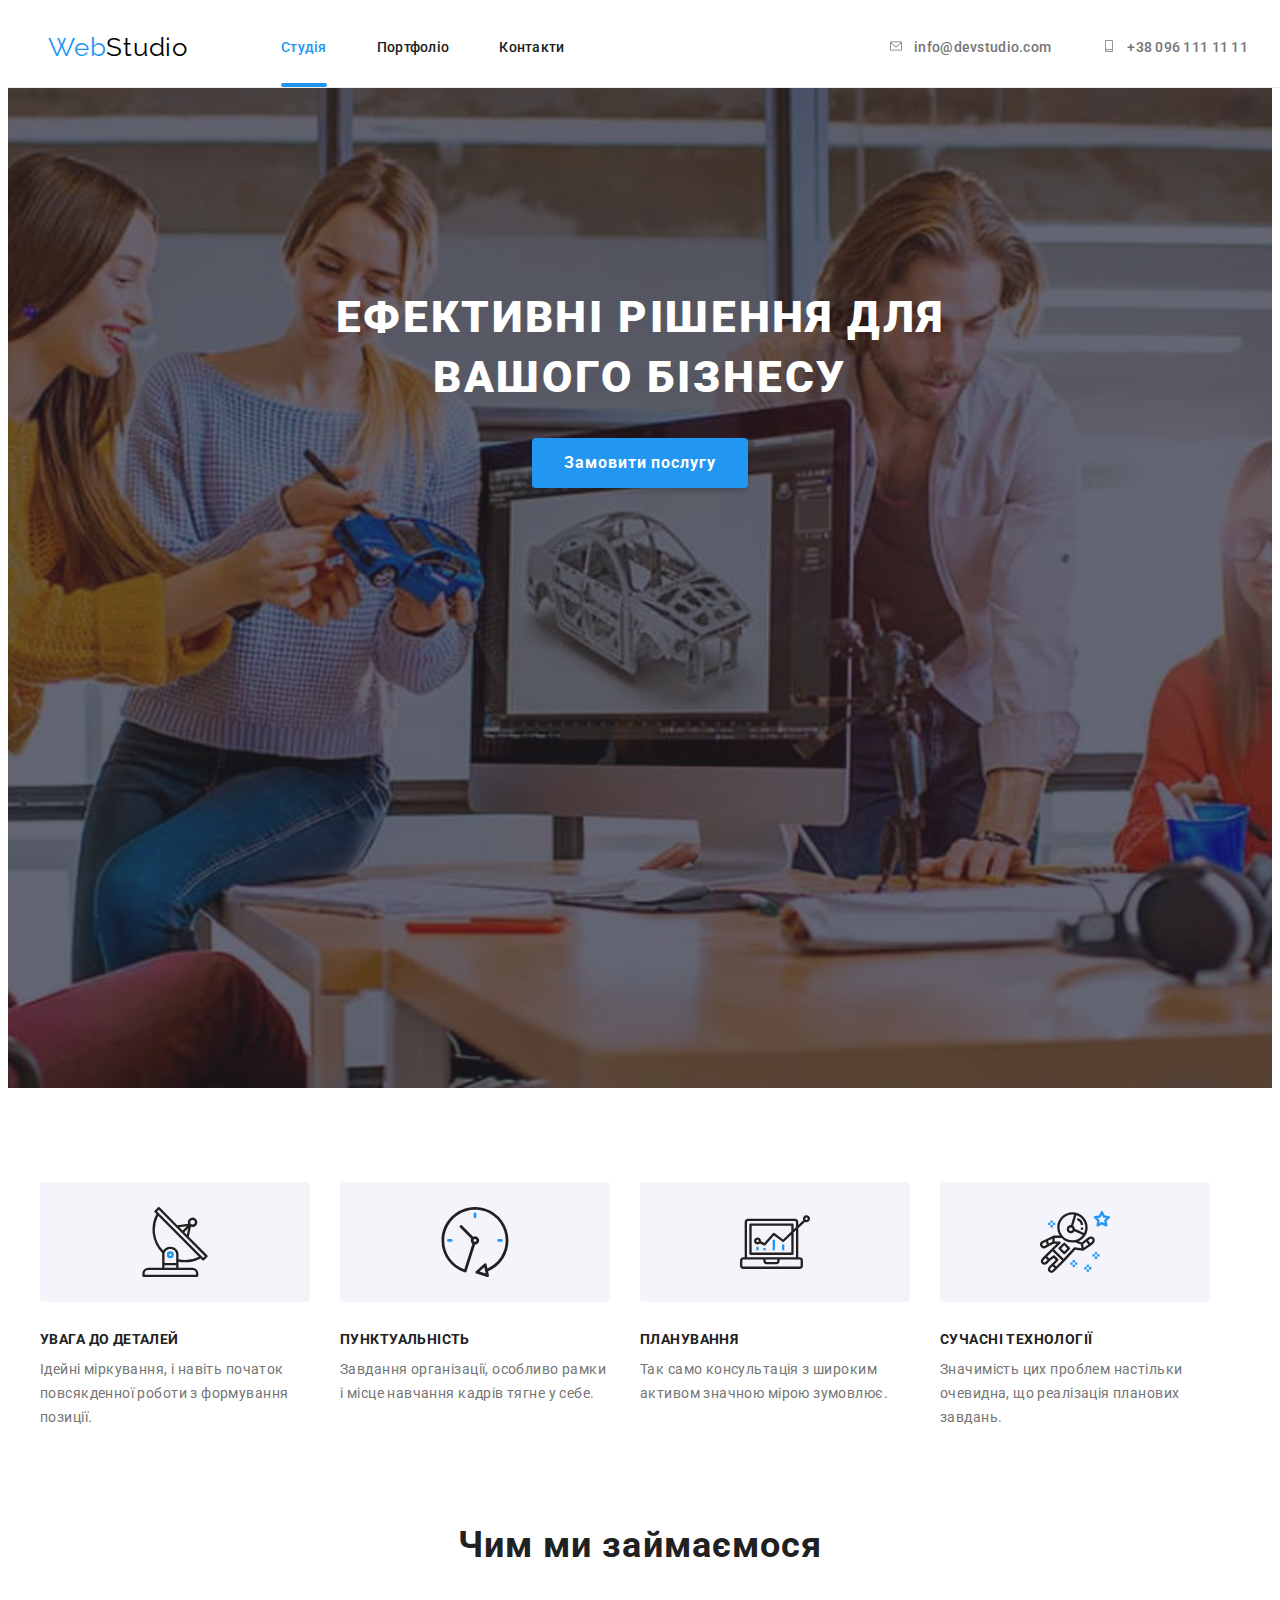
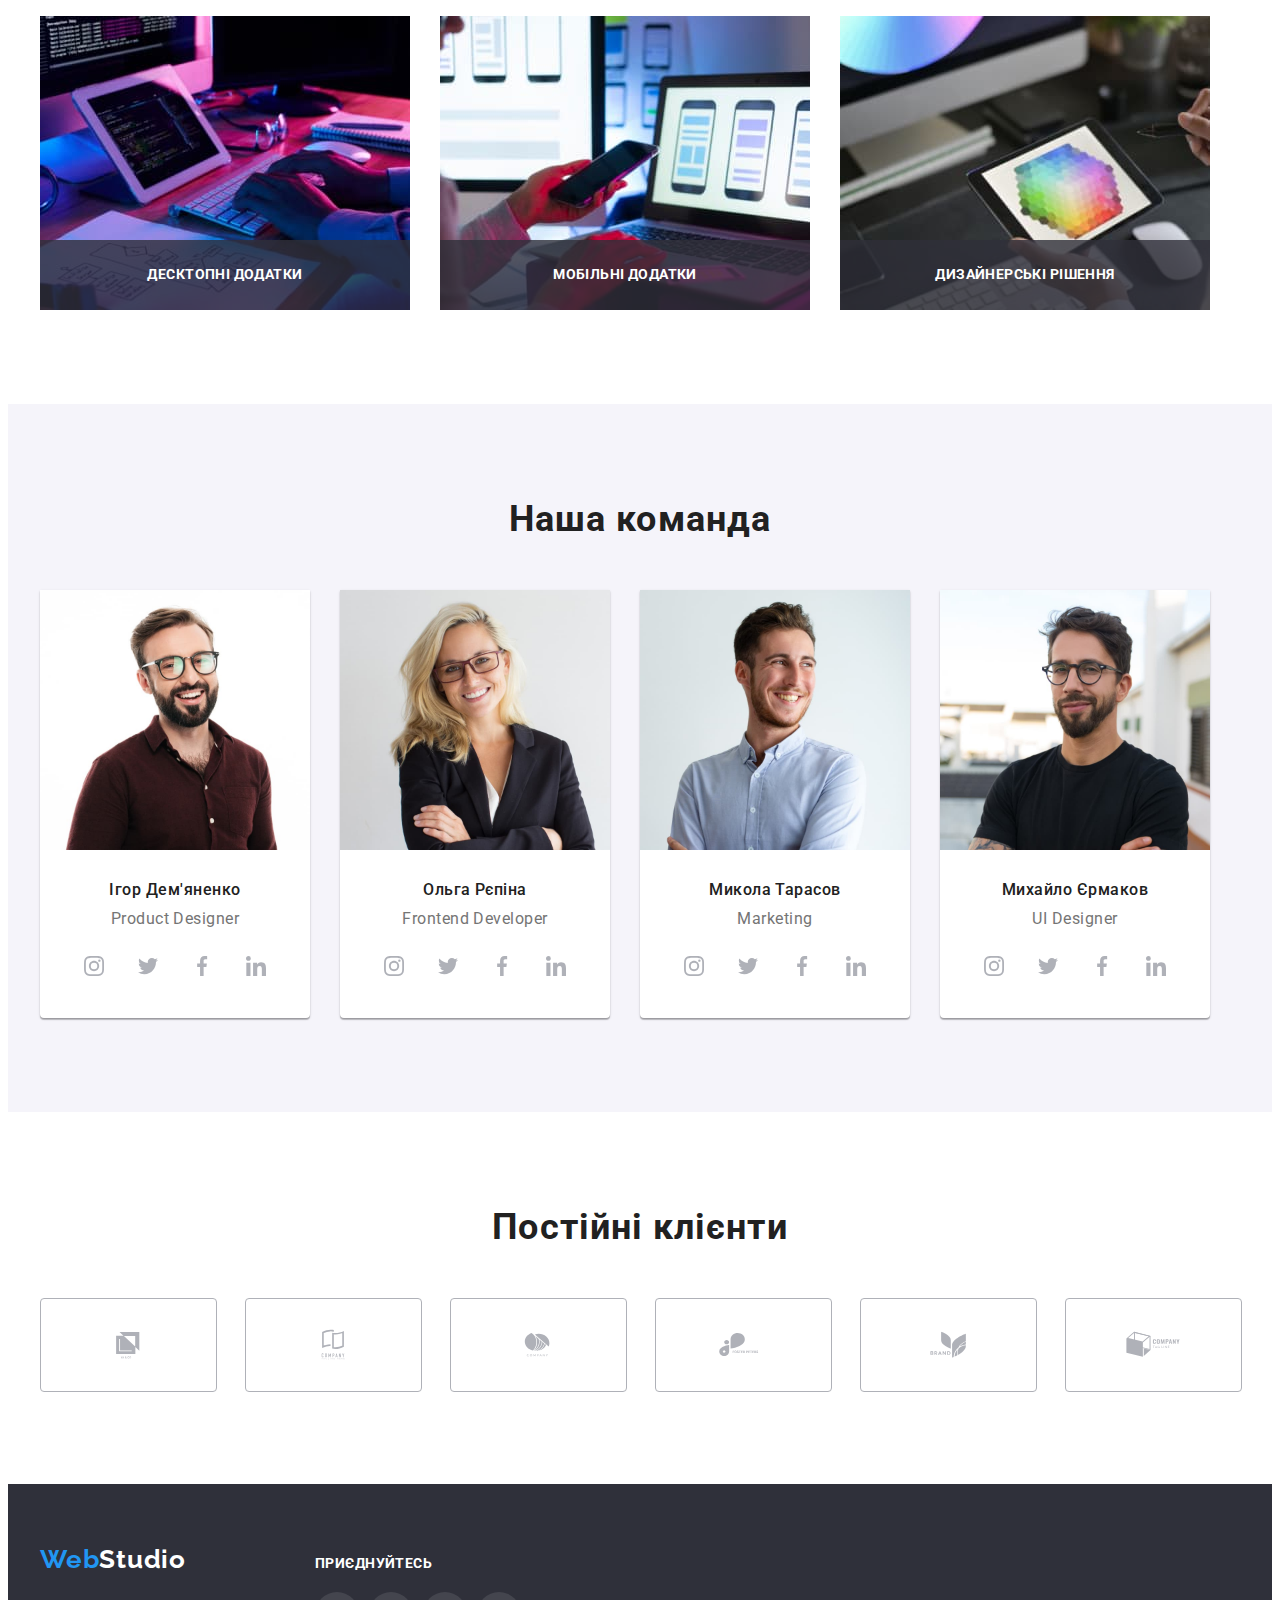
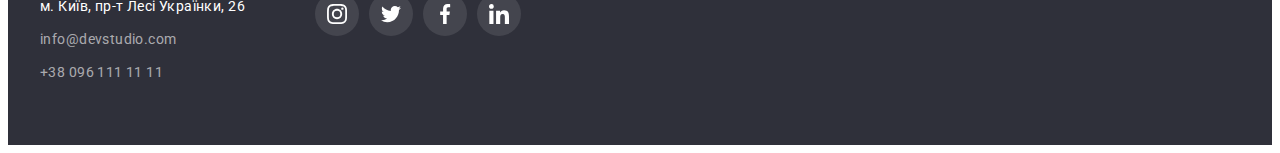
<file: index.html>
<!DOCTYPE html>
<html lang="uk">

<head>
    <meta charset="UTF-8">
    <meta http-equiv="X-UA-Compatible" content="IE=edge">
    <meta name="viewport" content="width=device-width, initial-scale=1.0">
    <title>WebStudio</title>
    <link rel="preconnect" href="https://fonts.googleapis.com">
    <link rel="preconnect" href="https://fonts.gstatic.com" crossorigin>
    <link
        href="https://fonts.googleapis.com/css2?family=Raleway:wght@700;900&family=Roboto:wght@400;500;700;900&display=swap"
        rel="stylesheet">
    <link rel="stylesheet" href="https://cdnjs.cloudflare.com/ajax/libs/modern-normalize/1.1.0/modern-normalize.min.css"
        integrity="sha512-wpPYUAdjBVSE4KJnH1VR1HeZfpl1ub8YT/NKx4PuQ5NmX2tKuGu6U/JRp5y+Y8XG2tV+wKQpNHVUX03MfMFn9Q=="
        crossorigin="anonymous" referrerpolicy="no-referrer">
    <link rel="stylesheet" href="./css/styles.css">
</head>

<body>
    <header class="header">
        <div class="container header-container">
            <nav class="header-nav">
                <a class="header-logo" href="./index.html"><span class="web-logo">Web</span>Studio</a>
                <ul class="header-list">
                    <li class="header-item list">
                        <a class="header-link current" href="./index.html">Студія</a>
                    </li>
                    <li class="header-item list">
                        <a class="header-link" href="./portfolio.html">Портфоліо</a>
                    </li>
                    <li class="header-item list">
                        <a class="header-link" href="">Контакти</a>
                    </li>
                </ul>
            </nav>
            <ul class="header-list header-connect">
                <li class="header-item list">
                    <a class="header-contact" href="mailto:info@devstudio.com"><svg class="header-icon" width="16"
                            height="12">
                            <use href="./images/icons.svg#envelope"></use>
                        </svg>info@devstudio.com</a>
                </li>
                <li class="header-item list">
                    <a class="header-contact" href="tel:+380961111111"><svg class="header-icon" width="16" height="12">
                            <use href="./images/icons.svg#smartphone"></use>
                        </svg>+38 096 111 11 11</a>
                </li>
            </ul>
        </div>
    </header>
    <main class="main">
        <section class="hero section overlay">
            <div class="container">
                <h1 class="hero-title">Ефективні рішення для вашого бізнесу</h1>
                <button class="hero-btn" type="button" data-modal-open>Замовити послугу</button>
            </div>
        </section>
        <section class="features section">
            <div class="container">
                <h2 class="features-main-title">Наші особливості</h2>
                <ul class="features-list section-gap">
                    <li class="features-item list">
                        <div class="features-icon">
                            <svg width="70" height="70">
                                <use href="./images/icons.svg#antenna"></use>
                            </svg>
                        </div>
                        <h3 class="features-title">Увага до деталей</h3>
                        <p class="features-text">
                            Ідейні міркування, і навіть початок повсякденної роботи з
                            формування позиції.
                        </p>
                    </li>
                    <li class="features-item list">
                        <div class="features-icon">
                            <svg width="70" height="70">
                                <use href="./images/icons.svg#clock"></use>
                            </svg>
                        </div>
                        <h3 class="features-title">Пунктуальність</h3>
                        <p class="features-text">
                            Завдання організації, особливо рамки і місце навчання кадрів
                            тягне у себе.
                        </p>
                    </li>
                    <li class="features-item list">
                        <div class="features-icon">
                            <svg width="70" height="70">
                                <use href="./images/icons.svg#diagram"></use>
                            </svg>
                        </div>
                        <h3 class="features-title">Планування</h3>
                        <p class="features-text">
                            Так само консультація з широким активом значною мірою зумовлює.
                        </p>
                    </li>
                    <li class="features-item list">
                        <div class="features-icon">
                            <svg width="70" height="70">
                                <use href="./images/icons.svg#astronaut"></use>
                            </svg>
                        </div>
                        <h3 class="features-title">Сучасні технології</h3>
                        <p class="features-text">
                            Значимість цих проблем настільки очевидна, що реалізація
                            планових завдань.
                        </p>
                    </li>
                </ul>
            </div>
        </section>
        <section class="development section">
            <div class="container">
                <h2 class="section-title">Чим ми займаємося</h2>
                <ul class="development-list section-gap">
                    <li class="development-item list">
                        <img class="development-img" src="./images/back-end.jpg" width="370" alt="Десктопні додатки">
                        <div class="development-wrapper">
                            <h3 class="development-tittle">Десктопні додатки</h3>
                        </div>
                    </li>
                    <li class="development-item list">
                        <img class="development-img" src="./images/front-end.jpg" width="370" alt="Мобільні додатки">
                        <div class="development-wrapper">
                            <h3 class="development-tittle">Мобільні додатки</h3>
                        </div>
                    </li>
                    <li class="development-item list">
                        <img class="development-img" src="./images/style.jpg" width="370" alt="Дизайнерські рішення">
                        <div class="development-wrapper">
                            <h3 class="development-tittle">Дизайнерські рішення</h3>
                        </div>
                    </li>
                </ul>
            </div>
        </section>
        <section class="team section">
            <div class="container">
                <h2 class="section-title">Наша команда</h2>
                <ul class="team-list section-gap">
                    <li class="team-item list">
                        <img class="team-img" src="./images/igor.jpg" width="270" alt="Спеціаліст Ігор Дем'яненко">
                        <h3 class="team-name">Ігор Дем'яненко</h3>
                        <p class="team-text">Product Designer</p>
                        <ul class="team-social-list">
                            <li class="team-social-item list">
                                <a class="team-social-link" href="" target="_blank" rel="noopener noreferrer nofollow">
                                    <svg class="team-social-icon" width="20" height="20">
                                        <use href="./images/icons.svg#instagram"></use>
                                    </svg></a>
                            </li>
                            <li class="team-social-item list">
                                <a class="team-social-link" href="" target="_blank" rel="noopener noreferrer nofollow">
                                    <svg class="team-social-icon" width="20" height="20">
                                        <use href="./images/icons.svg#twitter"></use>
                                    </svg></a>
                            </li>
                            <li class="team-social-item list">
                                <a class="team-social-link" href="" target="_blank" rel="noopener noreferrer nofollow">
                                    <svg class="team-social-icon" width="20" height="20">
                                        <use href="./images/icons.svg#facebook"></use>
                                    </svg></a>
                            </li>
                            <li class="team-social-item list">
                                <a class="team-social-link" href="" target="_blank" rel="noopener noreferrer nofollow">
                                    <svg class="team-social-icon" width="20" height="20">
                                        <use href="./images/icons.svg#linkedin"></use>
                                    </svg></a>
                            </li>
                        </ul>
                    </li>
                    <li class="team-item list">
                        <img class="team-img" src="./images/olga.jpg" width="270" alt="Спеціаліст Ольга Рєпіна">
                        <h3 class="team-name">Ольга Рєпіна</h3>
                        <p class="team-text">Frontend Developer</p>
                        <ul class="team-social-list">
                            <li class="team-social-item list">
                                <a class="team-social-link" href="" target="_blank" rel="noopener noreferrer nofollow">
                                    <svg class="team-social-icon" width="20" height="20">
                                        <use href="./images/icons.svg#instagram"></use>
                                    </svg></a>
                            </li>
                            <li class="team-social-item list">
                                <a class="team-social-link" href="" target="_blank" rel="noopener noreferrer nofollow">
                                    <svg class="team-social-icon" width="20" height="20">
                                        <use href="./images/icons.svg#twitter"></use>
                                    </svg></a>
                            </li>
                            <li class="team-social-item list">
                                <a class="team-social-link" href="" target="_blank" rel="noopener noreferrer nofollow">
                                    <svg class="team-social-icon" width="20" height="20">
                                        <use href="./images/icons.svg#facebook"></use>
                                    </svg></a>
                            </li>
                            <li class="team-social-item list">
                                <a class="team-social-link" href="" target="_blank" rel="noopener noreferrer nofollow">
                                    <svg class="team-social-icon" width="20" height="20">
                                        <use href="./images/icons.svg#linkedin"></use>
                                    </svg></a>
                            </li>
                        </ul>
                    </li>
                    <li class="team-item list">
                        <img class="team-img" src="./images/mikola.jpg" width="270" alt="Спеціаліст Микола Тарасов">
                        <h3 class="team-name">Микола Тарасов</h3>
                        <p class="team-text">Marketing</p>
                        <ul class="team-social-list">
                            <li class="team-social-item list">
                                <a class="team-social-link" href="" target="_blank" rel="noopener noreferrer nofollow">
                                    <svg class="team-social-icon" width="20" height="20">
                                        <use href="./images/icons.svg#instagram"></use>
                                    </svg></a>
                            </li>
                            <li class="team-social-item list">
                                <a class="team-social-link" href="" target="_blank" rel="noopener noreferrer nofollow">
                                    <svg class="team-social-icon" width="20" height="20">
                                        <use href="./images/icons.svg#twitter"></use>
                                    </svg></a>
                            </li>
                            <li class="team-social-item list">
                                <a class="team-social-link" href="" target="_blank" rel="noopener noreferrer nofollow">
                                    <svg class="team-social-icon" width="20" height="20">
                                        <use href="./images/icons.svg#facebook"></use>
                                    </svg></a>
                            </li>
                            <li class="team-social-item list">
                                <a class="team-social-link" href="" target="_blank" rel="noopener noreferrer nofollow">
                                    <svg class="team-social-icon" width="20" height="20">
                                        <use href="./images/icons.svg#linkedin"></use>
                                    </svg></a>
                            </li>
                        </ul>
                    </li>
                    <li class="team-item list">
                        <img class="team-img" src="./images/mihaylo.jpg" width="270" alt="Спеціаліст Михайло Єрмаков">
                        <h3 class="team-name">Михайло Єрмаков</h3>
                        <p class="team-text">UI Designer</p>
                        <ul class="team-social-list">
                            <li class="team-social-item list">
                                <a class="team-social-link" href="" target="_blank" rel="noopener noreferrer nofollow">
                                    <svg class="team-social-icon" width="20" height="20">
                                        <use href="./images/icons.svg#instagram"></use>
                                    </svg></a>
                            </li>
                            <li class="team-social-item list">
                                <a class="team-social-link" href="" target="_blank" rel="noopener noreferrer nofollow">
                                    <svg class="team-social-icon" width="20" height="20">
                                        <use href="./images/icons.svg#twitter"></use>
                                    </svg></a>
                            </li>
                            <li class="team-social-item list">
                                <a class="team-social-link" href="" target="_blank" rel="noopener noreferrer nofollow">
                                    <svg class="team-social-icon" width="20" height="20">
                                        <use href="./images/icons.svg#facebook"></use>
                                    </svg></a>
                            </li>
                            <li class="team-social-item list">
                                <a class="team-social-link" href="" target="_blank" rel="noopener noreferrer nofollow">
                                    <svg class="team-social-icon" width="20" height="20">
                                        <use href="./images/icons.svg#linkedin"></use>
                                    </svg></a>
                            </li>
                        </ul>
                    </li>
                </ul>
            </div>
        </section>
        <section class="clients section">
            <div class="container">
                <h2 class="section-title">Постійні клієнти</h2>
                <ul class="clients-list section-gap">
                    <li class="clients-item list">
                        <a class="clients-link" href="" target="_blank" rel="noopener noreferrer nofollow">
                            <svg class="clients-icon" width="106" height="60">
                                <use href="./images/icons.svg#logo1"></use>
                            </svg></a>
                    </li>
                    <li class="clients-item list">
                        <a class="clients-link" href="" target="_blank" rel="noopener noreferrer nofollow">
                            <svg class="clients-icon" width="106" height="60">
                                <use href="./images/icons.svg#logo2"></use>
                            </svg></a>
                    </li>
                    <li class="clients-item list">
                        <a class="clients-link" href="" target="_blank" rel="noopener noreferrer nofollow">
                            <svg class="clients-icon" width="106" height="60">
                                <use href="./images/icons.svg#logo3"></use>
                            </svg></a>
                    </li>
                    <li class="clients-item list">
                        <a class="clients-link" href="" target="_blank" rel="noopener noreferrer nofollow">
                            <svg class="clients-icon" width="106" height="60">
                                <use href="./images/icons.svg#logo4"></use>
                            </svg></a>
                    </li>
                    <li class="clients-item list">
                        <a class="clients-link" href="" target="_blank" rel="noopener noreferrer nofollow">
                            <svg class="clients-icon" width="106" height="60">
                                <use href="./images/icons.svg#logo5"></use>
                            </svg></a>
                    </li>
                    <li class="clients-item list">
                        <a class="clients-link" href="" target="_blank" rel="noopener noreferrer nofollow">
                            <svg class="clients-icon" width="106" height="60">
                                <use href="./images/icons.svg#logo6"></use>
                            </svg></a>
                    </li>
                </ul>
            </div>
        </section>
    </main>
    <footer class="footer">
        <div class="footer-container container">
            <div class="footer-adress-container">
                <a class="footer-logo" href="./index.html"><span class="web-logo">Web</span>Studio</a>
                <address class="footer-address">
                    <ul class="footer-list">
                        <li class="footer-item list">
                            <a class="footer-link" href="https://goo.gl/maps/CPtrU1FHBa2aNyZL9" target="_blank"
                                rel="noopener noreferrer nofollow">м. Київ, пр-т Лесі Українки, 26</a>
                        </li>
                        <li class="footer-item list">
                            <a class="footer-contact" href="mailto:info@devstudio.com">info@devstudio.com</a>
                        </li>
                        <li class="footer-item list">
                            <a class="footer-contact" href="tel:+380961111111">+38 096 111 11 11</a>
                        </li>
                    </ul>
                </address>
            </div>
            <div class="footer-social">
                <h3 class="footer-social-tittle">Приєднуйтесь</h3>
                <ul class="footer-social-list">
                    <li class="footer-social-item list">
                        <a class="footer-social-link" href="" target="_blank" rel="noopener noreferrer nofollow">
                            <svg class="footer-social-icon" width="20" height="20">
                                <use href="./images/icons.svg#instagram"></use>
                            </svg></a>
                    </li>
                    <li class="footer-social-item list">
                        <a class="footer-social-link" href="" target="_blank" rel="noopener noreferrer nofollow">
                            <svg class="footer-social-icon" width="20" height="20">
                                <use href="./images/icons.svg#twitter"></use>
                            </svg></a>
                    </li>
                    <li class="footer-social-item list">
                        <a class="footer-social-link" href="" target="_blank" rel="noopener noreferrer nofollow">
                            <svg class="footer-social-icon" width="20" height="20">
                                <use href="./images/icons.svg#facebook"></use>
                            </svg></a>
                    </li>
                    <li class="footer-social-item list">
                        <a class="footer-social-link" href="" target="_blank" rel="noopener noreferrer nofollow">
                            <svg class="footer-social-icon" width="20" height="20">
                                <use href="./images/icons.svg#linkedin"></use>
                            </svg></a>
                    </li>
                </ul>
            </div>
        </div>
    </footer>
    <div class="backdrop is-hidden" data-modal>
        <div class="modal">
            <button type="button" class="modal-close" data-modal-close>
                <svg class="close-icon" width="18" height="18">
                    <use href="./images/icons.svg#close"></use>
                </svg>
            </button>
        </div>
    </div>
    <script src="./js/modal.js"></script>
</body>

</html>
</file>
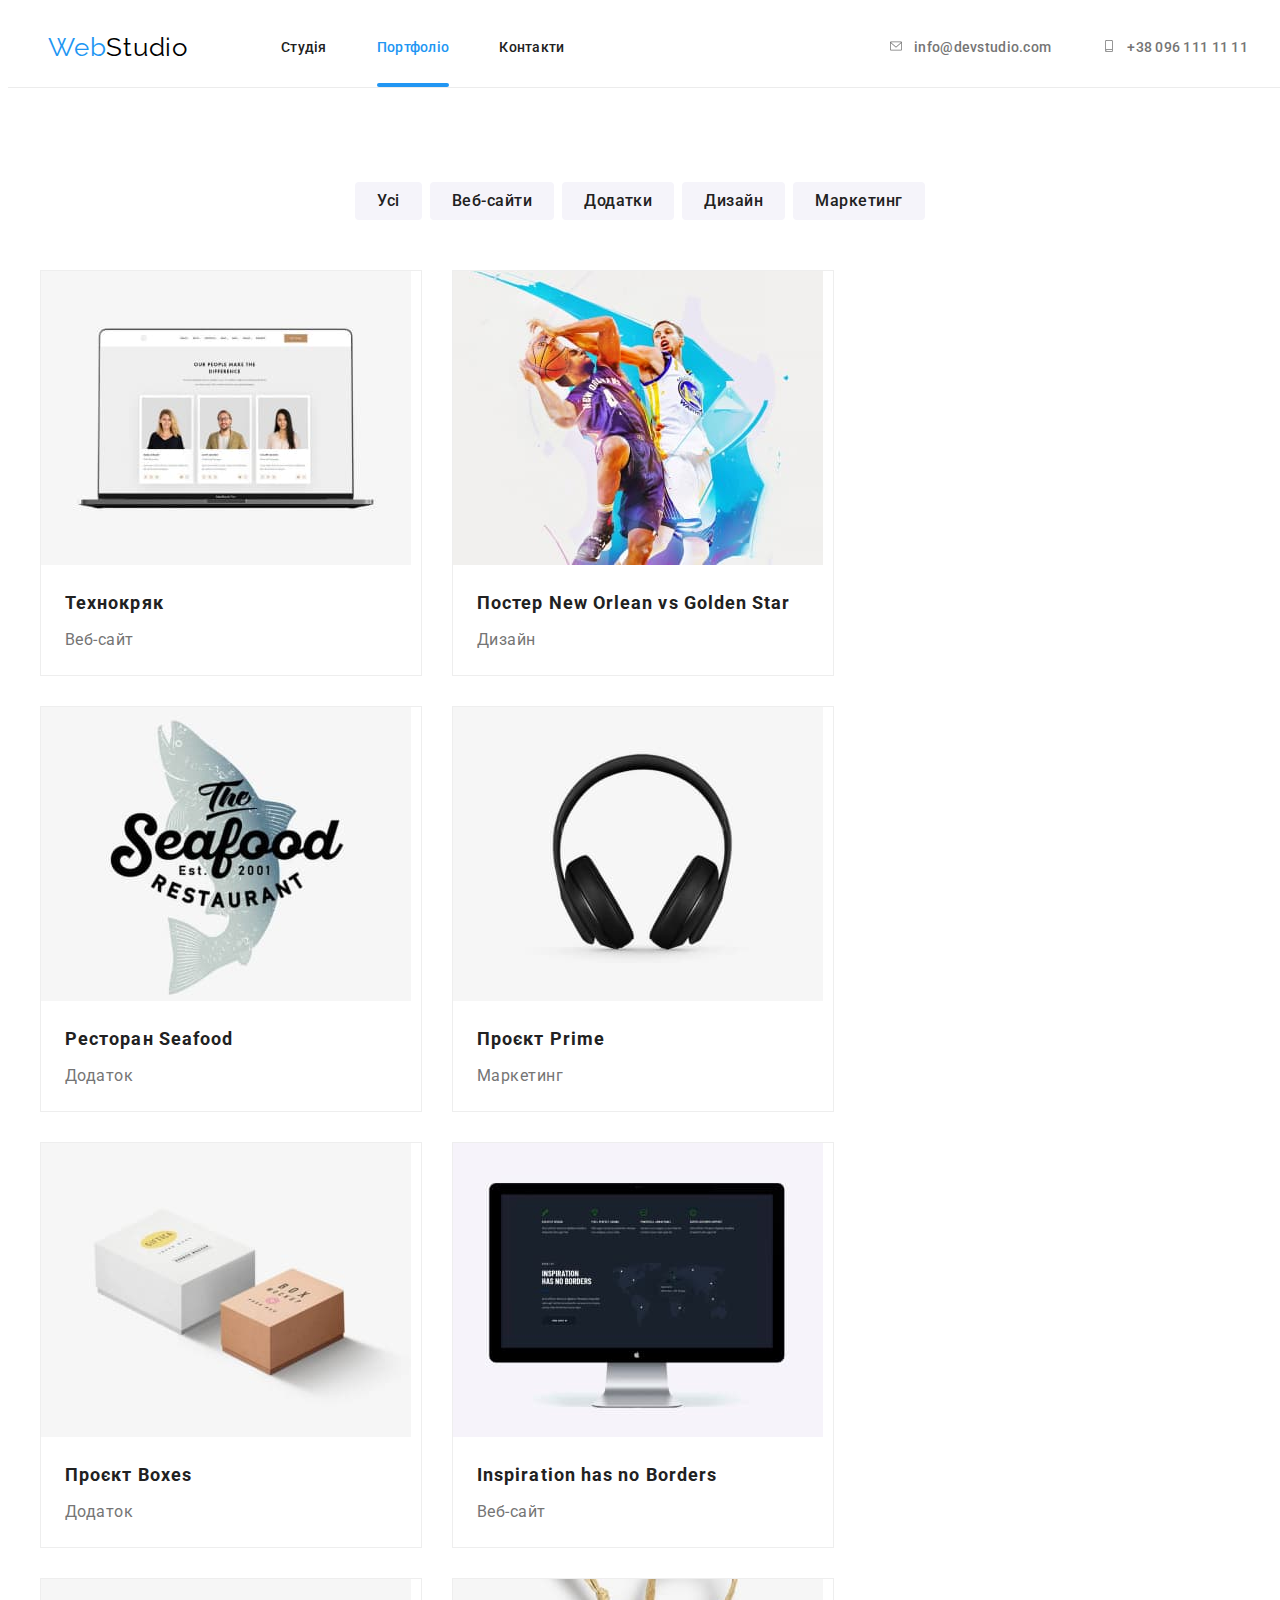
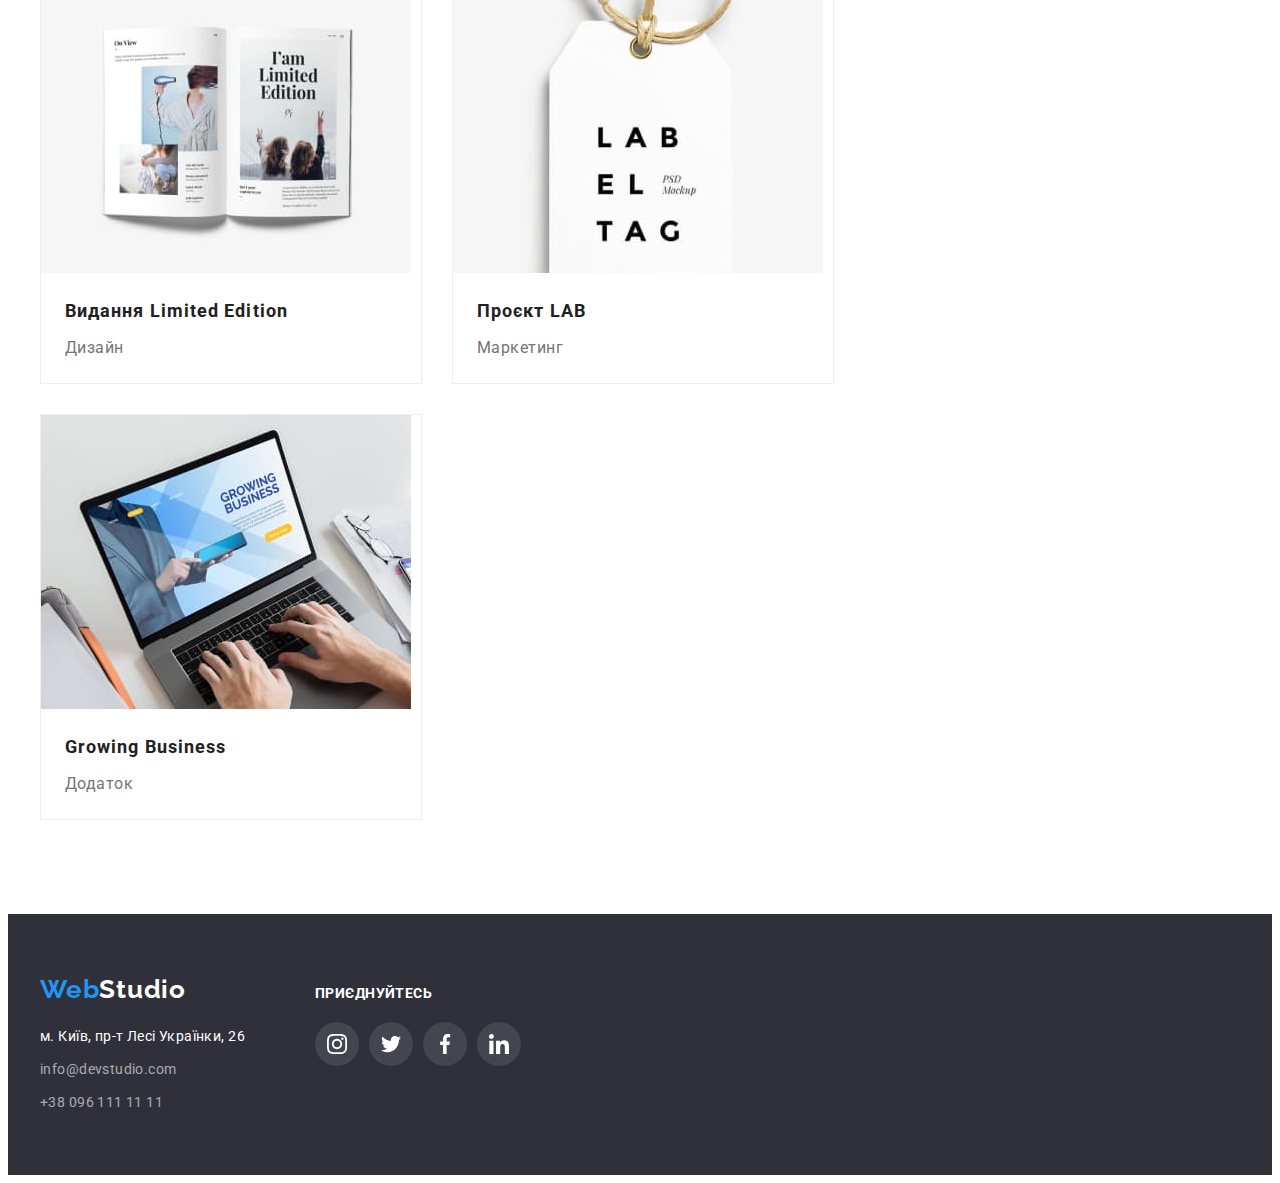
<file: portfolio.html>
<!DOCTYPE html>
<html lang="uk">

<head>
    <meta charset="UTF-8">
    <meta http-equiv="X-UA-Compatible" content="IE=edge">
    <meta name="viewport" content="width=device-width, initial-scale=1.0">
    <title>WebStudio</title>
    <link rel="preconnect" href="https://fonts.googleapis.com">
    <link rel="preconnect" href="https://fonts.gstatic.com" crossorigin>
    <link
        href="https://fonts.googleapis.com/css2?family=Raleway:wght@700;900&family=Roboto:wght@400;500;700;900&display=swap"
        rel="stylesheet">
    <link rel="stylesheet" href="https://cdnjs.cloudflare.com/ajax/libs/modern-normalize/1.1.0/modern-normalize.min.css"
        integrity="sha512-wpPYUAdjBVSE4KJnH1VR1HeZfpl1ub8YT/NKx4PuQ5NmX2tKuGu6U/JRp5y+Y8XG2tV+wKQpNHVUX03MfMFn9Q=="
        crossorigin="anonymous" referrerpolicy="no-referrer">
    <link rel="stylesheet" href="./css/styles.css">
</head>

<body>
    <header class="header">
        <div class="container header-container">
            <nav class="header-nav">
                <a class="header-logo" href="./index.html"><span class="web-logo">Web</span>Studio</a>
                <ul class="header-list">
                    <li class="header-item list">
                        <a class="header-link" href="./index.html">Студія</a>
                    </li>
                    <li class="header-item list">
                        <a class="header-link current" href="./portfolio.html">Портфоліо</a>
                    </li>
                    <li class="header-item list">
                        <a class="header-link" href="">Контакти</a>
                    </li>
                </ul>
            </nav>
            <ul class="header-list header-connect">
                <li class="header-item list">
                    <a class="header-contact" href="mailto:info@devstudio.com"><svg class="header-icon" width="16"
                            height="12">
                            <use href="./images/icons.svg#envelope"></use>
                        </svg>info@devstudio.com</a>
                </li>
                <li class="header-item list">
                    <a class="header-contact" href="tel:+380961111111"><svg class="header-icon" width="16" height="12">
                            <use href="./images/icons.svg#smartphone"></use>
                        </svg>+38 096 111 11 11</a>
                </li>
            </ul>
        </div>
    </header>
    <main class="main">
        <section class="filter section">
            <div class="container">
                <h1 class="galery-title">Галерея наших проектів</h1>
                <ul class="filter-list">
                    <li class="filter-item list">
                        <button class="filter-btn" type="button">Усі</button>
                    </li>
                    <li class="filter-item list">
                        <button class="filter-btn" type="button">Веб-сайти</button>
                    </li>
                    <li class="filter-item list">
                        <button class="filter-btn" type="button">Додатки</button>
                    </li>
                    <li class="filter-item list">
                        <button class="filter-btn" type="button">Дизайн</button>
                    </li>
                    <li class="filter-item list">
                        <button class="filter-btn" type="button">Маркетинг</button>
                    </li>
                </ul>
                <ul class="galery-list section-gap">
                    <li class="galery-item list">
                        <a href="" class="galary-link">
                            <div class="galary-text-wrap">
                                <img src="./images/tehno.jpg" alt="Сайт технокряк" width="370" height="294">
                                <p class="galery-text">
                                    Ресурс пропонує комплексні пропозиції з різним рівнем функціоналу та сервісів. Все
                                    це
                                    дозволить відвідувачу отримати
                                    вичерпні відомості про компанію чи приватну особу.
                                </p>
                            </div>
                            <div class="card-padding">
                                <h2 class="galery-card">Технокряк</h2>
                                <p class="galery-tittle">Веб-сайт</p>
                            </div>
                        </a>
                    </li>
                    <li class="galery-item list">
                        <a href="" class="galary-link">
                            <div class="galary-text-wrap">
                                <img src="./images/poster.jpg" alt="Дизайн постер" width="370" height="294">
                                <p class="galery-text">
                                    Ресурс пропонує комплексні пропозиції з різним рівнем функціоналу та сервісів. Все
                                    це
                                    дозволить відвідувачу отримати
                                    вичерпні відомості про компанію чи приватну особу.
                                </p>
                            </div>
                            <div class="card-padding">
                                <h2 class="galery-card">Постер New Orlean vs Golden Star</h2>
                                <p class="galery-tittle">Дизайн</p>
                            </div>
                        </a>
                    </li>
                    <li class="galery-item list">
                        <a href="" class="galary-link">
                            <div class="galary-text-wrap">
                                <img src="./images/restoran.jpg" alt="Додаток Ресторан" width="370" height="294">
                                <p class="galery-text">
                                    Ресурс пропонує комплексні пропозиції з різним рівнем функціоналу та сервісів. Все
                                    це
                                    дозволить відвідувачу отримати
                                    вичерпні відомості про компанію чи приватну особу.
                                </p>
                            </div>
                            <div class="card-padding">
                                <h2 class="galery-card">Ресторан Seafood</h2>
                                <p class="galery-tittle">Додаток</p>
                            </div>
                        </a>
                    </li>
                    <li class="galery-item list">
                        <a href="" class="galary-link">
                            <div class="galary-text-wrap">
                                <img src="./images/prime.jpg" alt="Маркетинг прайм" width="370" height="294">
                                <p class="galery-text">
                                    Ресурс пропонує комплексні пропозиції з різним рівнем функціоналу та сервісів. Все
                                    це
                                    дозволить відвідувачу отримати
                                    вичерпні відомості про компанію чи приватну особу.
                                </p>
                            </div>
                            <div class="card-padding">
                                <h2 class="galery-card">Проєкт Prime</h2>
                                <p class="galery-tittle">Маркетинг</p>
                            </div>
                        </a>
                    </li>
                    <li class="galery-item list">
                        <a href="" class="galary-link">
                            <div class="galary-text-wrap">
                                <img src="./images/boxes.jpg" alt="Додаток Бокс" width="370" height="294">
                                <p class="galery-text">
                                    Ресурс пропонує комплексні пропозиції з різним рівнем функціоналу та сервісів. Все
                                    це
                                    дозволить відвідувачу отримати
                                    вичерпні відомості про компанію чи приватну особу.
                                </p>
                            </div>
                            <div class="card-padding">
                                <h2 class="galery-card">Проєкт Boxes</h2>
                                <p class="galery-tittle">Додаток</p>
                            </div>
                        </a>
                    </li>
                    <li class="galery-item list">
                        <a href="" class="galary-link">
                            <div class="galary-text-wrap">
                                <img src="./images/inspiration.jpg" alt="Сайт без меж" width="370" height="294">
                                <p class="galery-text">
                                    Ресурс пропонує комплексні пропозиції з різним рівнем функціоналу та сервісів. Все
                                    це
                                    дозволить відвідувачу отримати
                                    вичерпні відомості про компанію чи приватну особу.
                                </p>
                            </div>
                            <div class="card-padding">
                                <h2 class="galery-card">Inspiration has no Borders</h2>
                                <p class="galery-tittle">Веб-сайт</p>
                            </div>
                        </a>
                    </li>
                    <li class="galery-item list">
                        <a href="" class="galary-link">
                            <div class="galary-text-wrap">
                                <img src="./images/limited.jpg" alt="Дизайн видання обмежена колекція" width="370"
                                    height="294">
                                <p class="galery-text">
                                    Ресурс пропонує комплексні пропозиції з різним рівнем функціоналу та сервісів. Все
                                    це
                                    дозволить відвідувачу отримати
                                    вичерпні відомості про компанію чи приватну особу.
                                </p>
                            </div>
                            <div class="card-padding">
                                <h2 class="galery-card">Видання Limited Edition</h2>
                                <p class="galery-tittle">Дизайн</p>
                            </div>
                        </a>
                    </li>
                    <li class="galery-item list">
                        <a href="" class="galary-link">
                            <div class="galary-text-wrap">
                                <img src="./images/lab.jpg" alt="Маркетинг прроекту ЛАБ" width="370" height="294">
                                <p class="galery-text">
                                    Ресурс пропонує комплексні пропозиції з різним рівнем функціоналу та сервісів. Все
                                    це
                                    дозволить відвідувачу отримати
                                    вичерпні відомості про компанію чи приватну особу.
                                </p>
                            </div>
                            <div class="card-padding">
                                <h2 class="galery-card">Проєкт LAB</h2>
                                <p class="galery-tittle">Маркетинг</p>
                            </div>
                        </a>
                    </li>
                    <li class="galery-item list">
                        <a href="" class="galary-link">
                            <div class="galary-text-wrap">
                                <img src="./images/business.jpg" alt="Бізнес додаток" width="370" height="294">
                                <p class="galery-text">
                                    Ресурс пропонує комплексні пропозиції з різним рівнем функціоналу та сервісів. Все
                                    це
                                    дозволить відвідувачу отримати
                                    вичерпні відомості про компанію чи приватну особу.
                                </p>
                            </div>
                            <div class="card-padding">
                                <h2 class="galery-card">Growing Business</h2>
                                <p class="galery-tittle">Додаток</p>
                            </div>
                        </a>
                    </li>
                </ul>
            </div>
        </section>
    </main>
    <footer class="footer">
        <div class="footer-container container">
            <div class="footer-adress-container">
                <a class="footer-logo" href="./index.html"><span class="web-logo">Web</span>Studio</a>
                <address class="footer-address">
                    <ul class="footer-list">
                        <li class="footer-item list">
                            <a class="footer-link" href="https://goo.gl/maps/CPtrU1FHBa2aNyZL9" target="_blank"
                                rel="noopener noreferrer nofollow">м. Київ, пр-т Лесі Українки, 26</a>
                        </li>
                        <li class="footer-item list">
                            <a class="footer-contact" href="mailto:info@devstudio.com">info@devstudio.com</a>
                        </li>
                        <li class="footer-item list">
                            <a class="footer-contact" href="tel:+380961111111">+38 096 111 11 11</a>
                        </li>
                    </ul>
                </address>
            </div>
            <div class="footer-social">
                <h3 class="footer-social-tittle">Приєднуйтесь</h3>
                <ul class="footer-social-list">
                    <li class="footer-social-item list">
                        <a class="footer-social-link" href="" target="_blank" rel="noopener noreferrer nofollow">
                            <svg class="footer-social-icon" width="20" height="20">
                                <use href="./images/icons.svg#instagram"></use>
                            </svg></a>
                    </li>
                    <li class="footer-social-item list">
                        <a class="footer-social-link" href="" target="_blank" rel="noopener noreferrer nofollow">
                            <svg class="footer-social-icon" width="20" height="20">
                                <use href="./images/icons.svg#twitter"></use>
                            </svg></a>
                    </li>
                    <li class="footer-social-item list">
                        <a class="footer-social-link" href="" target="_blank" rel="noopener noreferrer nofollow">
                            <svg class="footer-social-icon" width="20" height="20">
                                <use href="./images/icons.svg#facebook"></use>
                            </svg></a>
                    </li>
                    <li class="footer-social-item list">
                        <a class="footer-social-link" href="" target="_blank" rel="noopener noreferrer nofollow">
                            <svg class="footer-social-icon" width="20" height="20">
                                <use href="./images/icons.svg#linkedin"></use>
                            </svg></a>
                    </li>
                </ul>
            </div>
        </div>
    </footer>
</body>

</html>
</file>
<file: css/styles.css>
:root {
  --most-text-color: #757575;
  --tittle-text-color: #212121;
  --logo-color: #000000;
  --secondary-link-color: #2196f3;
  --bcgnd-hero-color: #2f303a;
  --main-hero-color: #ffffff;
  --bcgnd-team-color: #f5f4fa;
  --bcgnd-color: #ffffff;
  --logo-footer-color: #ffffff;
  --filter-secondary-color: #f5f4fa;
  --filter-border-color: #eeeeee;
  --svg-main-color: #afb1b8;
  --timing-function: cubic-bezier(0.4, 0, 0.2, 1);
  --time-delay: 250ms;
}

body {
  font-family: "Roboto", sans-serif;
  color: var(--most-text-color);
  background-color: var(--bcgnd-color);
  font-size: 14px;
}

/* Reset */
p,
h1,
h2,
h3,
h4,
h5,
h6 {
  margin: 0;
}
ul,
ol {
  margin: 0;
  padding-left: 0;
}
button {
  cursor: pointer;
}
address {
  font-style: normal;
}
img {
  display: block;
  max-width: 100%;
  height: auto;
}
.list {
  list-style: none;
}
/* Container */

.container {
  width: 1200px;
  padding-left: 15px;
  padding-right: 15px;
  margin: 0 auto;
}
/* Header */
.section-margin {
  margin-bottom: 94px;
}
.header {
  padding-top: 24px;
  padding-bottom: 24px;
  border-bottom: 1px solid #ececec;
  position: fixed;
  width: 100%;
  background-color: var(--bcgnd-color);
  z-index: 1;
}
.header-list {
  display: flex;
  gap: 50px;
}
.header-nav {
  display: flex;
  align-items: center;
}
.header-container {
  display: flex;
  align-items: center;
}

.header-connect {
  margin-left: auto;
  display: flex;
  align-items: center;
}
.header-link,
.header-contact {
  text-decoration: none;
  color: var(--tittle-text-color);
  font-weight: 500;
  line-height: 1.14;
  letter-spacing: 0.02em;
  position: relative;
  padding-bottom: 32px;
}
.header-link {
  color: var(--tittle-text-color);
  transition: color var(--time-delay) var(--timing-function);
}
.header-contact {
  color: var(--most-text-color);
  transition: color var(--time-delay) var(--timing-function);
}
.header-icon {
  margin-right: 10px;
  fill: currentColor;
}
.header-logo {
  text-decoration: none;
  font-family: "Raleway";
  font-size: 26px;
  line-height: 1.19;
  letter-spacing: 0.03em;
  color: var(--logo-color);
  margin-right: 93px;
}
.web-logo {
  color: var(--secondary-link-color);
}

.header-contact:hover,
.header-contact:focus {
  color: var(--secondary-link-color);
}
.header-link:hover,
.header-link:focus {
  color: var(--secondary-link-color);
}
.current {
  color: var(--secondary-link-color);
}
.current::before {
  content: "";
  display: block;
  width: 100%;
  height: 4px;
  border-radius: 2px;
  background-color: var(--secondary-link-color);
  position: absolute;
  bottom: 0px;
}

.header-contact::after,
.header-contact::after {
  content: "";
  display: block;
  width: 100%;
  height: 4px;
  border-radius: 2px;
  background-color: var(--secondary-link-color);
  position: absolute;
  bottom: 0px;
  transform: scaleX(0);
  transition: transform var(--time-delay) var(--timing-function);
}

.header-link::after,
.header-link::after {
  content: "";
  display: block;
  width: 100%;
  height: 4px;
  border-radius: 2px;
  background-color: var(--secondary-link-color);
  position: absolute;
  bottom: 0px;
  transform: scaleX(0);
  transition: transform var(--time-delay) var(--timing-function);
}

.header-contact:hover::after,
.header-contact:focus::after {
  transform: scaleX(1);
}
.header-link:hover::after,
.header-link:focus::after {
  transform: scaleX(1);
}

/* Main */
.main {
  padding-top: 80px;
}
/* Hero sections */
.section {
  padding-top: 94px;
  padding-bottom: 94px;
}
.hero {
  background-color: #c4c4c4;
  color: var(--main-hero-color);
  padding-top: 200px;
  padding-bottom: 200px;
}
.overlay {
  max-width: 1600px;
  height: 600px;
  margin-left: auto;
  margin-right: auto;
  background-image: linear-gradient(
      rgba(47, 48, 58, 0.4),
      rgba(47, 48, 58, 0.4)
    ),
    url("../images/hero.jpg");
  background-repeat: no-repeat;
  background-size: cover;
  background-position: center;
}
.hero-title {
  width: 696px;
  font-weight: 900;
  font-size: 44px;
  line-height: 1.36;
  text-align: center;
  letter-spacing: 0.06em;
  text-transform: uppercase;
  margin-right: auto;
  margin-bottom: 30px;
  margin-left: auto;
}
.hero-btn {
  color: var(--main-hero-color);
  background-color: var(--secondary-link-color);
  font-family: inherit;
  font-weight: 700;
  font-size: 16px;
  line-height: 1.88;
  letter-spacing: 0.06em;
  box-shadow: 0px 4px 4px rgba(0, 0, 0, 0.15);
  border-radius: 4px;
  border: none;
  width: 216px;
  height: 50px;
  text-align: center;
  margin: 0 auto;
  display: block;
}
/* Features sections */
.section-gap {
  display: flex;
  gap: 30px;
}
.features-main-title {
  position: absolute;
  white-space: nowrap;
  width: 1px;
  height: 1px;
  overflow: hidden;
  border: 0;
  padding: 0;
  clip: rect(0 0 0 0);
  clip-path: inset(50%);
  margin: -1px;
}
.features-icon {
  display: flex;
  width: 270px;
  height: 120px;
  background-color: #f5f4fa;
  border-radius: 4px;
  margin-bottom: 30px;
  align-items: center;
  justify-content: center;
}

.features-item {
  width: 270px;
}
.features-title {
  font-size: 14px;
  line-height: 1.14;
  letter-spacing: 0.03em;
  text-transform: uppercase;
  color: var(--tittle-text-color);
  margin-bottom: 10px;
}
.features-text {
  line-height: 1.71;
  letter-spacing: 0.03em;
}
.features {
  padding-bottom: 0;
}
/* Development sections */
.development-item {
  position: relative;
}
.development-tittle {
  padding-top: 27px;
  padding-bottom: 27px;
  font-size: 14px;
  line-height: 1.14;
  letter-spacing: 0.03em;
  text-transform: uppercase;
  color: var(--bcgnd-color);
  text-align: center;
}
.development-wrapper {
  position: absolute;
  bottom: 0;
  width: 370px;
  height: 70px;
  background-color: rgba(47, 48, 58, 0.8);
}
.section-title {
  margin-bottom: 50px;
  font-size: 36px;
  line-height: 1.17;
  text-align: center;
  letter-spacing: 0.03em;
  color: var(--tittle-text-color);
}

/* Team sections */

.team {
  background-color: var(--bcgnd-team-color);
}
.team-img {
  margin-bottom: 30px;
}
.team-item {
  background-color: var(--bcgnd-color);
  box-shadow: 0px 1px 3px rgba(0, 0, 0, 0.12), 0px 1px 1px rgba(0, 0, 0, 0.14),
    0px 2px 1px rgba(0, 0, 0, 0.2);
  border-radius: 0px 0px 4px 4px;
  padding-bottom: 30px;
}
.team-name {
  font-weight: 500;
  font-size: 16px;
  line-height: 1.19;
  text-align: center;
  letter-spacing: 0.03em;
  color: var(--tittle-text-color);
  margin-bottom: 10px;
}
.team-text {
  font-size: 16px;
  line-height: 1.19;
  text-align: center;
  letter-spacing: 0.03em;
  margin-bottom: 16px;
}
.team-social-list {
  display: flex;
  align-items: center;
  width: 206px;
  gap: 10px;
  margin: 0 auto;
}

.team-social-item {
  width: 44px;
  height: 44px;
}
.team-social-link {
  border-radius: 50%;
  width: 100%;
  height: 100%;
  display: flex;
  align-items: center;
  justify-content: center;
  color: var(--svg-main-color);
  transition: background-color var(--time-delay) var(--timing-function),
    color var(--time-delay) var(--timing-function);
}
.team-social-icon {
  fill: currentColor;
}
.team-social-link:hover,
.team-social-link:focus {
  background-color: var(--secondary-link-color);
  color: var(--bcgnd-color);
}

/* Clients */

.clients-link {
  width: 100%;
  height: 100%;
  display: flex;
  align-items: center;
  justify-content: center;
  color: var(--svg-main-color);
  border: 1px solid #afb1b8;
  border-radius: 4px;
  transition: color var(--time-delay) var(--timing-function),
    border var(--time-delay) var(--timing-function);
}
.clients-icon {
  fill: currentColor;
}
.clients-link:hover,
.clients-link:focus {
  color: var(--secondary-link-color);
  border: 1px solid var(--secondary-link-color);
}
.clients-item {
  width: calc((100% - 150px) / 6);
  height: 92px;
}

/* Footer */
.footer {
  background-color: var(--bcgnd-hero-color);
  padding-top: 60px;
  padding-bottom: 60px;
}

.footer-logo {
  text-decoration: none;
  font-family: "Raleway";
  font-weight: 700;
  font-size: 26px;
  line-height: 1.19;
  letter-spacing: 0.03em;
  color: var(--logo-footer-color);
  margin-bottom: 20px;
  display: block;
}
.footer-item:not(:last-child) {
  margin-bottom: 9px;
}
.footer-link,
.footer-contact {
  text-decoration: none;
  line-height: 1.71;
  letter-spacing: 0.03em;
}
.footer-link {
  color: var(--main-hero-color);
}
.footer-contact {
  color: rgba(255, 255, 255, 0.6);
  transition: color var(--time-delay) var(--timing-function);
}
.footer-contact:hover,
.footer-contact:focus {
  color: var(--secondary-link-color);
}
.footer-container {
  display: flex;
  align-items: baseline;
}
.footer-adress-container {
  margin-right: 70px;
}

.footer-social-list {
  display: flex;
  align-items: center;
  width: 206px;
  gap: 10px;
  margin: 0 auto;
}

.footer-social-item {
  width: 44px;
  height: 44px;
}
.footer-social-link {
  border-radius: 50%;
  width: 100%;
  height: 100%;
  display: flex;
  align-items: center;
  justify-content: center;
  background-color: rgba(255, 255, 255, 0.1);
  transition: background-color var(--time-delay) var(--timing-function);
}
.footer-social-link:hover,
.footer-social-link:focus {
  background-color: var(--secondary-link-color);
}
.footer-social-icon {
  fill: var(--bcgnd-color);
}
.footer-social-tittle {
  font-size: 14px;
  line-height: 1.14;
  letter-spacing: 0.03em;
  text-transform: uppercase;
  color: var(--bcgnd-color);
  margin-bottom: 20px;
}

/* Modal window */

.backdrop {
  position: fixed;
  top: 0;
  width: 100%;
  height: 100%;
  background-color: rgba(0, 0, 0, 0.2);
  transition: opacity var(--time-delay) var(--timing-function),
    visibility var(--time-delay) var(--timing-function);
  z-index: 2;
}

.modal {
  width: 528px;
  min-height: 581px;
  background-color: var(--bcgnd-color);
  box-shadow: 0px 1px 3px rgba(0, 0, 0, 0.12), 0px 1px 1px rgba(0, 0, 0, 0.14),
    0px 2px 1px rgba(0, 0, 0, 0.2);
  border-radius: 4px;
  position: absolute;
  top: 50%;
  left: 50%;
  transform: translate(-50%, -50%);
  transition: transform var(--time-delay) var(--timing-function);
}

.backdrop.is-hidden .modal {
  transform: translate(-50%, -50%) scaley(0) rotate(-180deg);
}
.modal-close {
  position: absolute;
  top: 8px;
  right: 8px;
  width: 30px;
  height: 30px;
  background-color: transparent;
  border-radius: 50%;
  border: 1px solid rgba(0, 0, 0, 0.1);
  display: flex;
  justify-content: center;
  align-items: center;
  fill: var(--logo-color);
  transition: fill var(--time-delay) var(--timing-function);
}
.modal-close:hover,
.modal-close:focus {
  fill: var(--secondary-link-color);
}
.backdrop.is-hidden {
  opacity: 0;
  pointer-events: none;
  visibility: hidden;
}

/* Portfolio */
.filter-list {
  display: flex;
  margin-bottom: 50px;
  gap: 8px;
  justify-content: center;
}

.filter-btn {
  font-family: inherit;
  font-weight: 500;
  font-size: 16px;
  line-height: 1.62;
  text-align: center;
  letter-spacing: 0.03em;
  color: var(--tittle-text-color);
  background-color: var(--filter-secondary-color);
  border-radius: 4px;
  border: none;
  cursor: pointer;
  padding: 6px 22px;
  transition: color var(--time-delay) var(--timing-function),
    background-color var(--time-delay) var(--timing-function),
    box-shadow var(--time-delay) var(--timing-function);
}
.filter-btn:focus,
.filter-btn:hover {
  color: var(--main-hero-color);
  background-color: var(--secondary-link-color);
  box-shadow: 0px 3px 1px rgba(0, 0, 0, 0.1), 0px 1px 2px rgba(0, 0, 0, 0.08),
    0px 2px 2px rgba(0, 0, 0, 0.12);
  border-radius: 4px;
  border: none;
}

.galery-title {
  position: absolute;
  white-space: nowrap;
  width: 1px;
  height: 1px;
  overflow: hidden;
  border: 0;
  padding: 0;
  clip: rect(0 0 0 0);
  clip-path: inset(50%);
  margin: -1px;
}
.galery-list {
  flex-wrap: wrap;
}
.card-padding {
  padding: 20px 24px;
}
.galery-item {
  width: calc((100% - 60px) / 3);
  border: 1px solid var(--filter-border-color);
}
.galery-card {
  font-size: 18px;
  line-height: 2;
  letter-spacing: 0.06em;
  color: var(--tittle-text-color);
  margin-bottom: 4px;
}
.galery-tittle {
  font-size: 16px;
  line-height: 1.88;
  letter-spacing: 0.03em;
  color: var(--most-text-color);
}

.galary-link {
  text-decoration: none;
  display: block;
  transition: box-shadow var(--time-delay) var(--timing-function);
}

.galary-link:hover,
.galary-link:focus {
  box-shadow: 0px 1px 1px rgba(0, 0, 0, 0.12), 0px 4px 4px rgba(0, 0, 0, 0.06),
    1px 4px 6px rgba(0, 0, 0, 0.16);
}

.galery-text {
  position: absolute;
  top: 0;
  padding: 63px 24px;
  font-size: 18px;
  line-height: 1.56;
  letter-spacing: 0.03em;
  color: var(--main-hero-color);
  background-color: rgba(33, 150, 243, 0.9);
  height: 100%;
  transform: translateY(105%);
  transition: transform var(--time-delay) var(--timing-function);
}
.galery-item:hover .galery-text,
.galery-item:focus .galery-text {
  transform: translateY(0);
}
.galary-text-wrap {
  position: relative;
  overflow: hidden;
}
</file>
